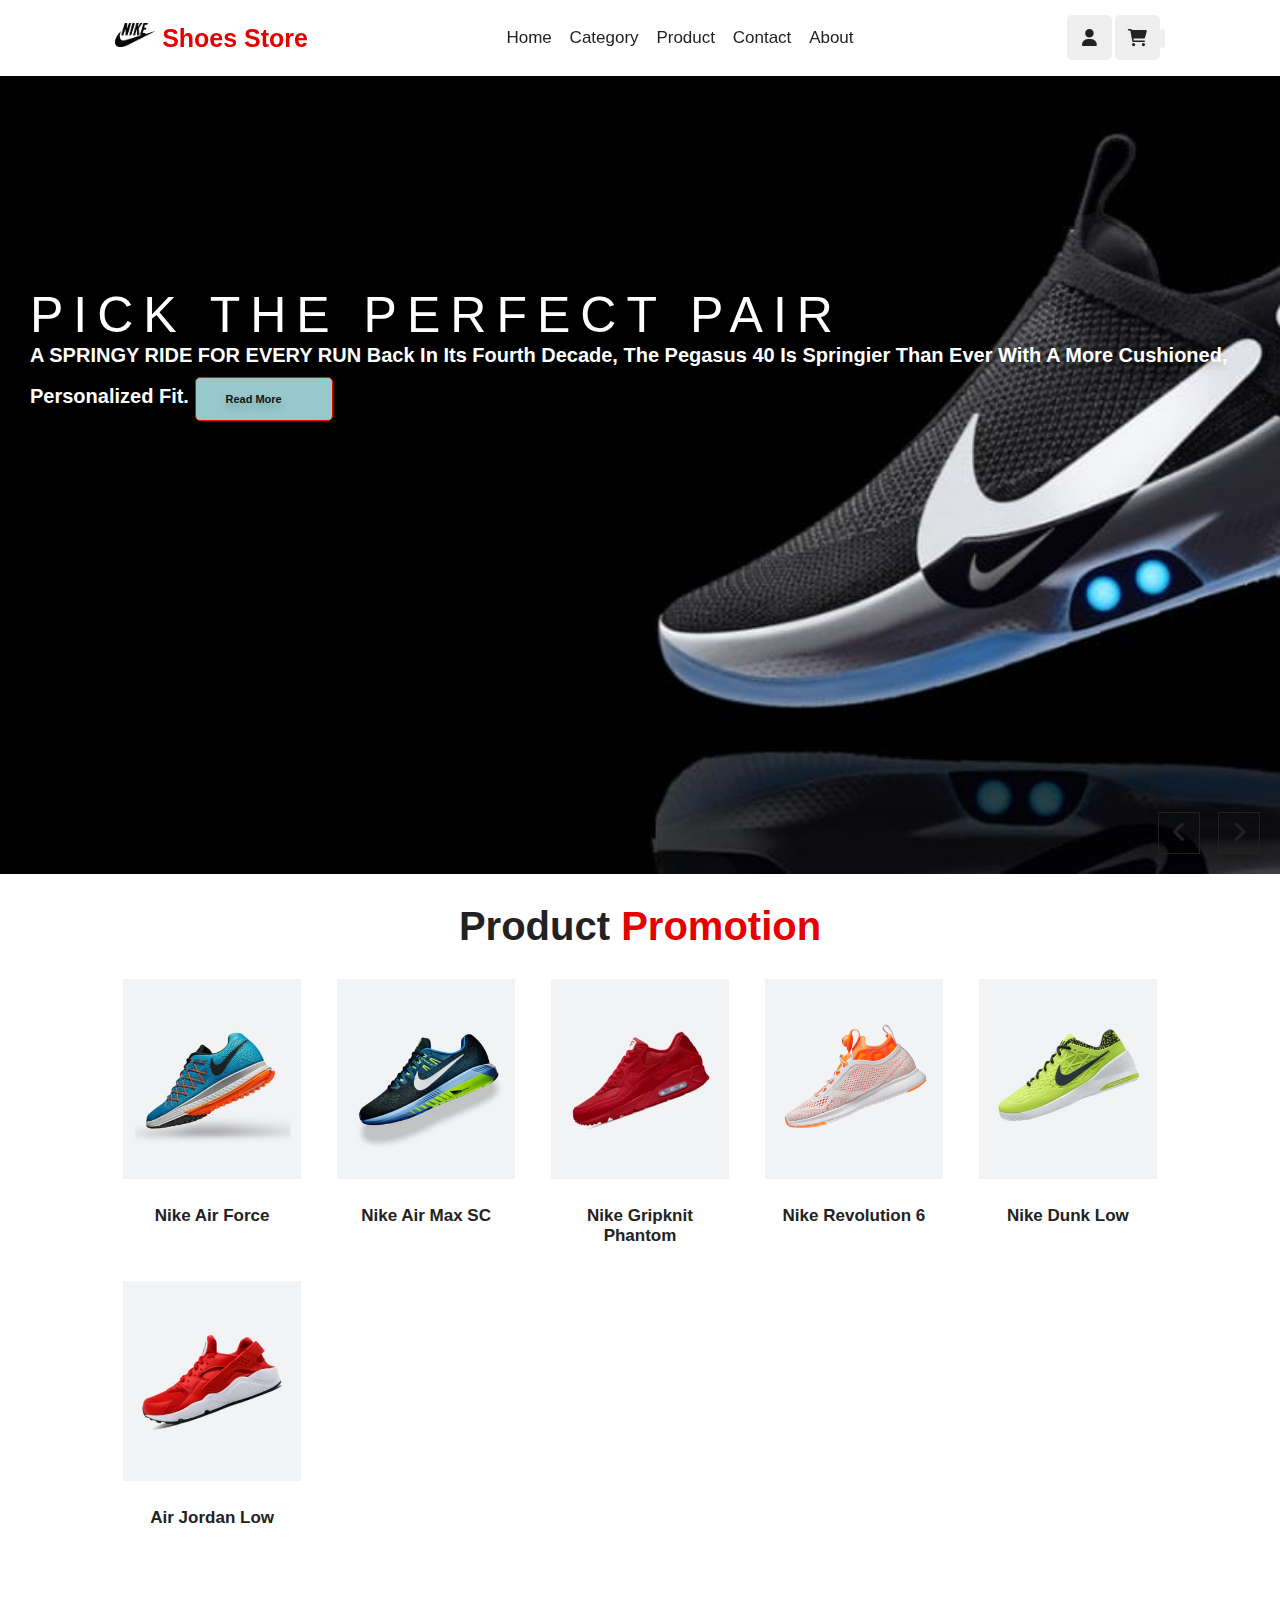
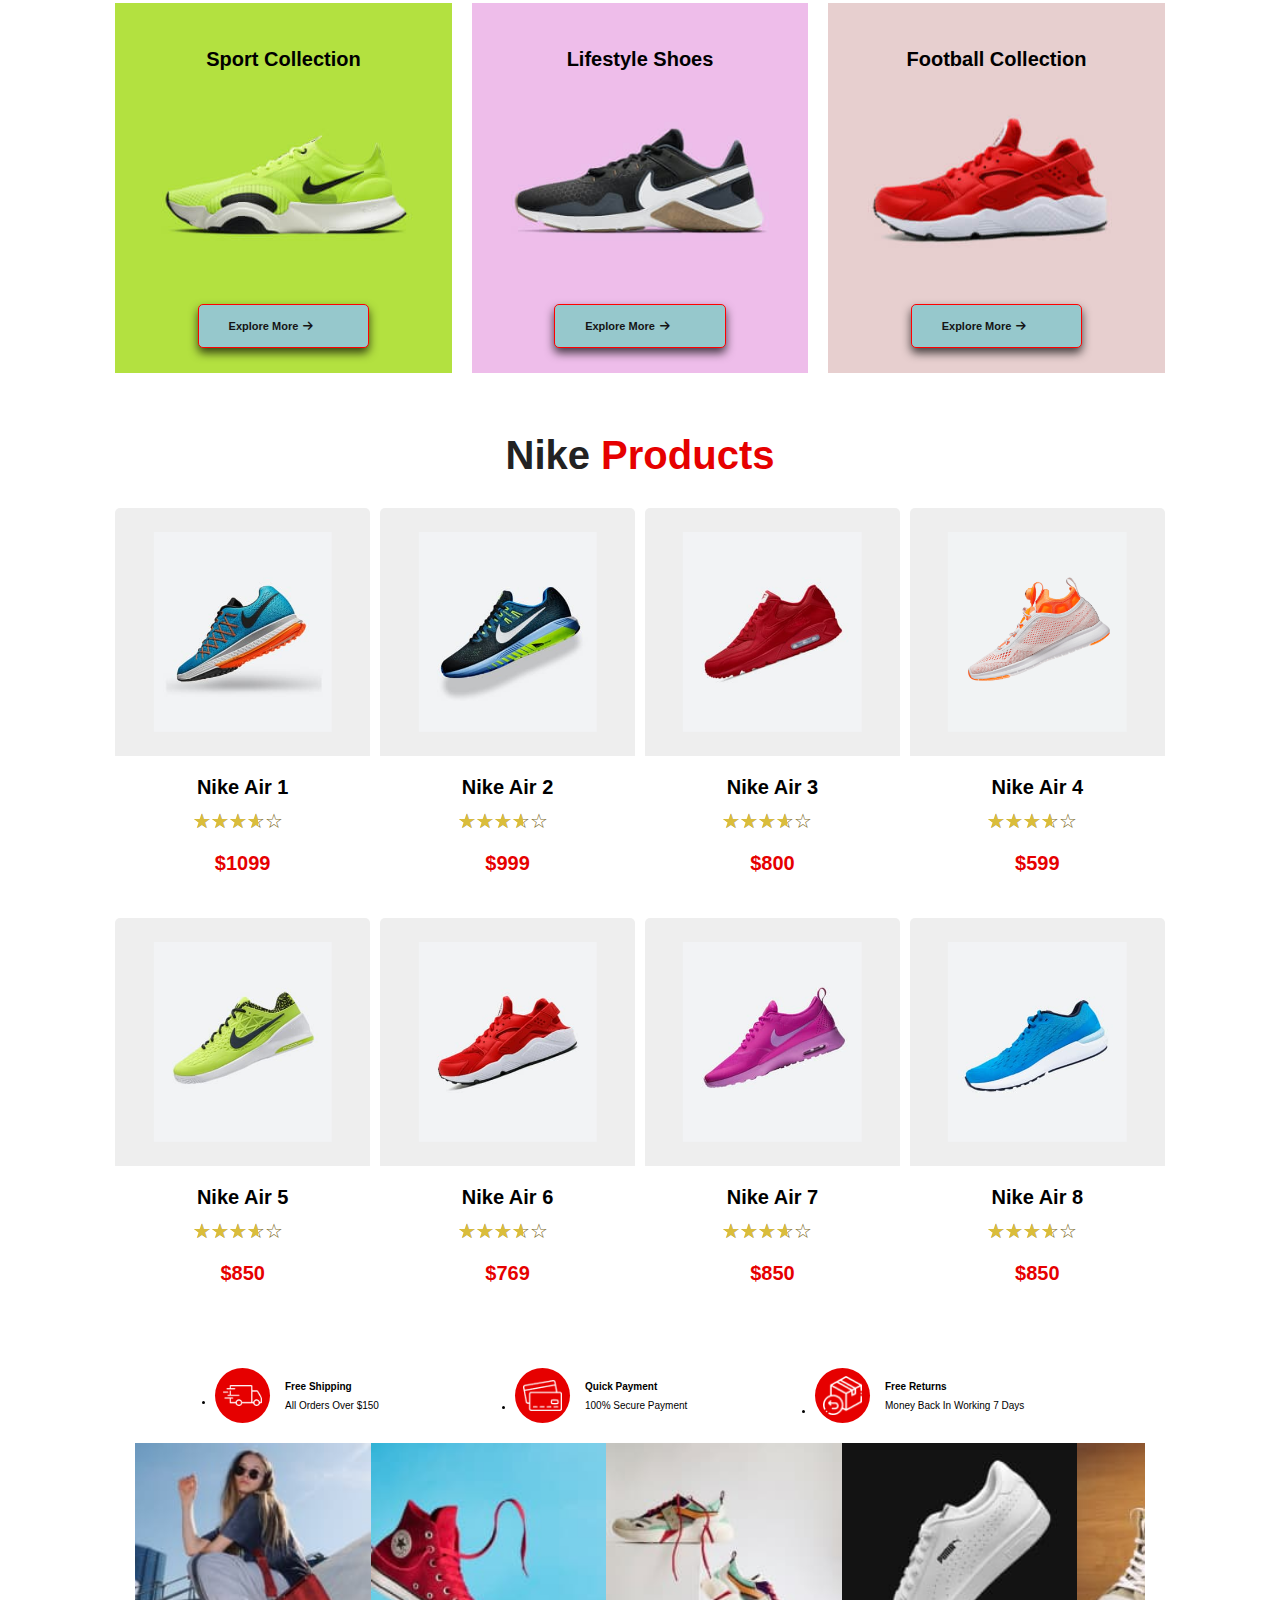
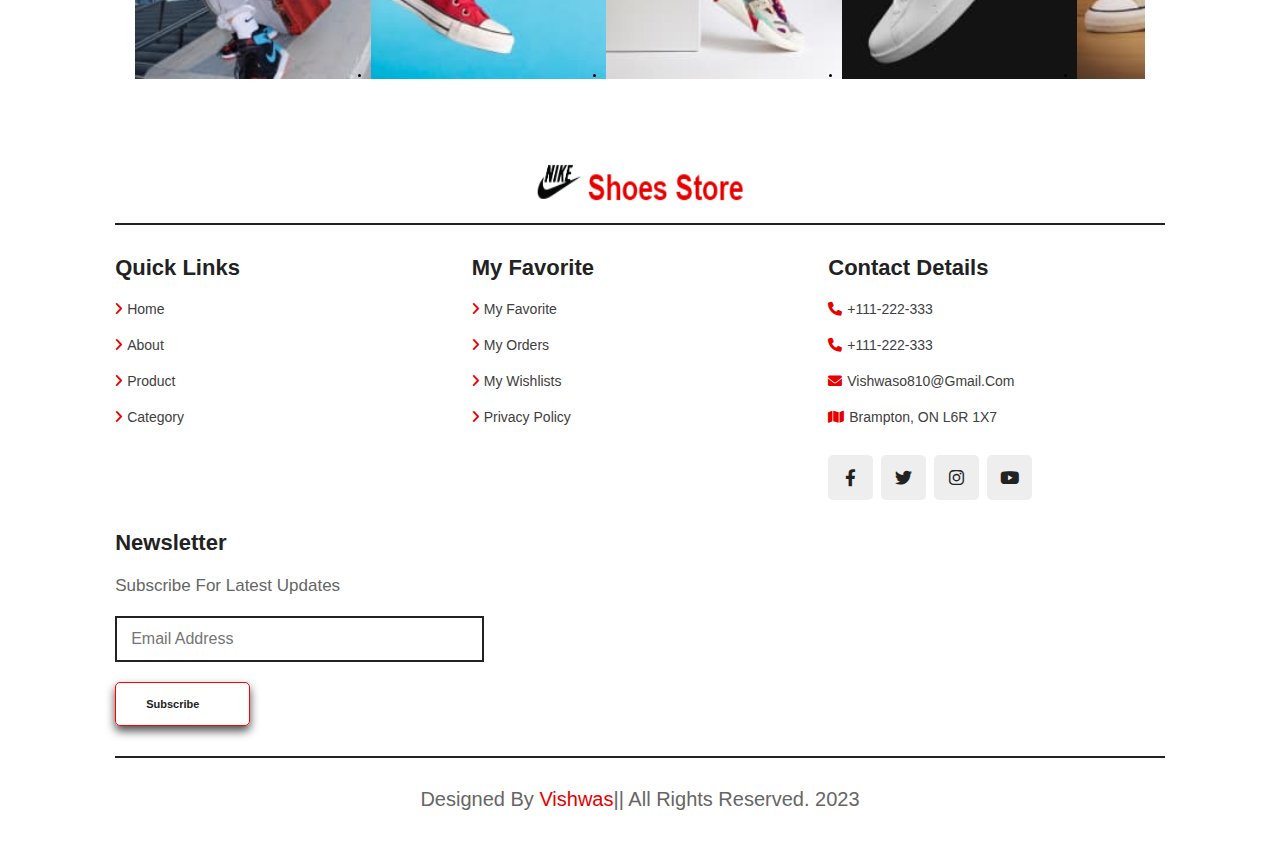
<file: index.html>
<!DOCTYPE html>
<html lang="en">

<head>
    <meta charset="UTF-8">
    <meta http-equiv="X-UA-Compatible" content="IE=edge">
    <meta name="viewport" content="width=device-width, initial-scale=1.0">

    <link rel="shortcut icon" href="./images/logo02.png" type="image/svg+xml">

    <!-- import the CSS file in HTML -->
    <link rel="stylesheet" href="style.css">

    <!--Icon font link-->
    <link rel="stylesheet" href="https://cdnjs.cloudflare.com/ajax/libs/font-awesome/6.0.0-beta3/css/all.min.css">

    <title>Nike Shop</title>
</head>

<body>

    <!--Header Section Start -->
    <section id="header" class="header">
        <a href="#" class="logo"><img src="images/logo02.png" class="nike-logo"></img> Shoes Store</a>

        <nav class="navbar">
            <a href="#home">Home</a>
            <a href="#category">Category</a>
            <a href="#product">product</a>
            <a href="#contact">Contact</a>
            <a onClick="location.href='about.html'">About</a>

        </nav>
        <div class="icons sum-prices">
            <div id="menu-btn" class="fas fa-bars"></div>
            <a onClick="location.href='../components/login.html'" class="fas fa-user"></a>

            <a class="fas fa-shopping-cart shoppingCartButton"></a>
            <a id="sum-prices"></a>

        </div>

        <!-- productonCart-->
        <div class="producstOnCart hide">
            <div class="overlay"></div>
            <div class="top">
                <button id="closeButton">
                    <i class="fas fa-times-circle"></i>
                </button>
                <h2>Cart</h2>
            </div>
            <ul id="buyItems">
                <h4 class="empty">Your shopping cart is empty</h4>

            </ul>
            <!-- <button class="btn checkout hidden">Check out</button> -->
            <input type=button onClick="location.href='../components/payment.html'" class="btn checkout hidden"
                value='click here'>
        </div>

    </section>
    <!-- header section ends -->

    <!-- Home section starts -->
    <section class="home" id="home">
        <!-- 1-->
        <div class="slide active"
            style="background: url(./images/herobg5.jpg) no-repeat; background-size: cover; background-position: center;">
            <div class="content">
                <span>Pick the perfect pair</span>
                <h3>A SPRINGY RIDE FOR EVERY RUN Back in its fourth decade, the Pegasus 40 is springier than ever with a more cushioned, personalized fit.<us/h3>
                <a href="#" class="btn">read more</a>
            </div>
        </div>
        <!-- 2-->
        <div class="slide"
            style="background: url(./images/herobg2.jpg) no-repeat; background-size: cover; background-position: center;">
            <div class="content">
                <span>Exclusive Sport Shoes</span>
                <h3>TATUM 1 'ST. LOUIS" Jayson Tatum is repping his hometown with style as he rises in the game. </h3>
                <a href="#" class="btn">read more</a>
            </div>
        </div>
        <!-- 3-->
        <div class="slide"
            style="background: url(./images/herobg3.jpg) no-repeat; background-size: cover; background-position: center;">
            <div class="content">
                <span>Smart & Sporty</span>
                <h3>ON COURT. FAST Putting on these go-to basketball shoes just got easier. </h3>
                <a href="#" class="btn">read more</a>
            </div>
        </div>

        <div id="next-slide" onclick="next()" class="fas fa-angle-right"></div>
        <div id="prev-slide" onclick="prev()" class="fas fa-angle-left"></div>

    </section>

    <!--caregory section start-->
    <section class="category" id="category">
        <h1 class="heading">Product<span> Promotion</span></h1>
        <div class="box-container">
            <a href="#" class="box">
                <img src="./images/product-1.jpg">
                <h3>Nike Air Force</h3>
            </a>
            <a href="#" class="box">
                <img src="./images/product-2.jpg">
                <h3>Nike Air Max SC</h3>
            </a>
            <a href="#" class="box">
                <img src="./images/product-3.jpg">
                <h3>Nike Gripknit Phantom</h3>
            </a>
            <a href="#" class="box">
                <img src="./images/product-4.jpg">
                <h3>Nike Revolution 6</h3>
            </a>
            <a href="#" class="box">
                <img src="./images/product-5.jpg">
                <h3>Nike Dunk Low</h3>
            </a>
            <a href="#" class="box">
                <img src="./images/product-6.jpg">
                <h3>Air Jordan Low</h3>
            </a>
        </div>
    </section>
    <!-- category section end -->

    <!-- pramotion section start-->
    <section class="pramotion" id="pramotion">
        <div class="box-container">
            <div class="collection-card" style="background-image:url(./images/collection-1.jpg)">
                <h1>Sport Collection</h1>
                <a href="#" class="btn">Explore More<i class="fas fa-arrow-right"></i></a>
            </div>
            <div class="collection-card" style="background-image:url(./images/collection-2.jpg)">
                <h1>Lifestyle Shoes</h1>
                <a href="#" class="btn">Explore More<i class="fas fa-arrow-right"></i></a>
            </div>
            <div class="collection-card" style="background-image:url(./images/collection-3.jpg)">
                <h1>Football Collection</h1>
                <a href="#" class="btn">Explore More<i class="fas fa-arrow-right"></i></a>
            </div>

        </div>
    </section>
    <!-- pramotion section ends-->

    <!-- product section starts-->
    <section id="product">
        <div class="pop-Shoes">
            <h1 class="heading">Nike<span> Products</span></h1>
            <div class="pop-Shoes-2">
                <ul class="products">
                    <li class="product">
                        <div class="product-under">
                            <figure class="product-image">
                                <img src="images/product-1.jpg" alt="popular Shoes" />
                                <div class="product-over">
                                    <button class="btn btn-small addToCart" data-product-id="5">
                                        <i class="fas fa-cart-plus"></i>Add to cart
                                    </button>
                                    <a href="detail_page.html" class="btn btn-small">More Info</a>
                                </div>
                            </figure>
                            <div class="product-summary">
                                <h4 class="productName">Nike Air 1</h4>
                                <span class="stars"></span>
                                <h4 class="price">
                                    $<span class="priceValue">1099</span>
                                </h4>
                            </div>
                        </div>
                    </li>
                    <li class="product">
                        <div class="product-under">
                            <figure class="product-image">
                                <img src="images/product-2.jpg" alt="popular Shoes" />
                                <div class="product-over">
                                    <button class="btn btn-small addToCart" data-product-id="6">
                                        <i class="fas fa-cart-plus"></i>Add to cart
                                    </button>
                                    <a href="detail_page.html" class="btn btn-small">More Info</a>
                                </div>
                            </figure>
                            <div class="product-summary">
                                <h4 class="productName">Nike Air 2</h4>
                                <span class="stars"></span>
                                <h4 class="price">
                                    $<span class="priceValue">999</span>
                                </h4>
                            </div>
                        </div>
                    </li>
                    <li class="product">
                        <div class="product-under">
                            <figure class="product-image">
                                <img src="images/product-3.jpg" alt="popular Shoes" />
                                <div class="product-over">
                                    <button class="btn btn-small addToCart" data-product-id="7">
                                        <i class="fas fa-cart-plus"></i>Add to cart
                                    </button>
                                    <a href="detail_page.html" class="btn btn-small">More Info</a>
                                </div>
                            </figure>
                            <div class="product-summary">
                                <h4 class="productName">Nike Air 3</h4>
                                <span class="stars"></span>
                                <h4 class="price">
                                    $<span class="priceValue">800</span>
                                </h4>
                            </div>
                        </div>
                    </li>
                    <li class="product">
                        <div class="product-under">
                            <figure class="product-image">
                                <img src="images/product-4.jpg" alt="popular Shoes" />
                                <div class="product-over">
                                    <button class="btn btn-small addToCart" data-product-id="8">
                                        <i class="fas fa-cart-plus"></i>Add to cart
                                    </button>
                                    <a href="detail_page.html" class="btn btn-small">More Info</a>
                                </div>
                            </figure>
                            <div class="product-summary">
                                <h4 class="productName">Nike Air 4</h4>
                                <span class="stars"></span>
                                <h4 class="price">
                                    $<span class="priceValue">599</span>
                                </h4>
                            </div>
                        </div>
                    </li>
                    <li class="product">
                        <div class="product-under">
                            <figure class="product-image">
                                <img src="images/product-5.jpg" alt="popular Shoes" />
                                <div class="product-over">
                                    <button class="btn btn-small addToCart" data-product-id="9">
                                        <i class="fas fa-cart-plus"></i>Add to cart
                                    </button>
                                    <a href="detail_page.html" class="btn btn-small">More Info</a>
                                </div>
                            </figure>
                            <div class="product-summary">
                                <h4 class="productName">Nike Air 5</h4>
                                <span class="stars"></span>
                                <h4 class="price">
                                    $<span class="priceValue">850</span>
                                </h4>
                            </div>
                        </div>
                    </li>
                    <li class="product">
                        <div class="product-under">
                            <figure class="product-image">
                                <img src="images/product-6.jpg" alt="popular Shoes" />
                                <div class="product-over">
                                    <button class="btn btn-small addToCart" data-product-id="10">
                                        <i class="fas fa-cart-plus"></i>Add to cart
                                    </button>
                                    <a href="detail_page.html" class="btn btn-small">More Info</a>
                                </div>
                            </figure>
                            <div class="product-summary">
                                <h4 class="productName">Nike Air 6</h4>
                                <span class="stars"></span>
                                <h4 class="price">
                                    $<span class="priceValue">769</span>
                                </h4>
                            </div>
                        </div>
                    </li>
                    <li class="product">
                        <div class="product-under">
                            <figure class="product-image">
                                <img src="images/product-7.jpg" alt="popular Shoes" />
                                <div class="product-over">
                                    <button class="btn btn-small addToCart" data-product-id="9">
                                        <i class="fas fa-cart-plus"></i>Add to cart
                                    </button>
                                    <a href="detail_page.html" class="btn btn-small">More Info</a>
                                </div>
                            </figure>
                            <div class="product-summary">
                                <h4 class="productName">Nike Air 7</h4>
                                <span class="stars"></span>
                                <h4 class="price">
                                    $<span class="priceValue">850</span>
                                </h4>
                            </div>
                        </div>
                    </li>
                    <li class="product">
                        <div class="product-under">
                            <figure class="product-image">
                                <img src="images/product-8.jpg" alt="popular Shoes" />
                                <div class="product-over">
                                    <button class="btn btn-small addToCart" data-product-id="9">
                                        <i class="fas fa-cart-plus"></i>Add to cart
                                    </button>
                                    <a href="detail_page.html" class="btn btn-small">More Info</a>
                                </div>
                            </figure>
                            <div class="product-summary">
                                <h4 class="productName">Nike Air 8</h4>
                                <span class="stars"></span>
                                <h4 class="price">
                                    $<span class="priceValue">850</span>
                                </h4>
                            </div>
                        </div>
                    </li>
                </ul>
            </div>
        </div>
    </section>

    <!--product section ends-->


    <!-- Services section starts-->
    <section class="section services">
        <div class="container">
            <ul class="service-list">

                <li class="services-item">
                    <div class="service-card">

                        <div class="card-icon">
                            <img src="./images/service-1.png" alt="Service icon" width="53" height="28" loading="lazy">

                        </div>

                        <div>
                            <h3 class="h4 card-title">Free Shipping</h3>
                            <p class="card-text">All orders over <span>$150</span></p>
                        </div>

                    </div>
                </li>
                <li class="services-item">
                    <div class="service-card">

                        <div class="card-icon">
                            <img src="./images/service-2.png" alt="Service icon" width="53" height="28" loading="lazy">

                        </div>

                        <div>
                            <h3 class="h4 card-title">Quick Payment</h3>
                            <p class="card-text">100% secure payment</p>
                        </div>

                    </div>
                </li>
                <li class="services-item">
                    <div class="service-card">

                        <div class="card-icon">
                            <img src="./images/service-3.png" alt="Service icon" width="53" height="28" loading="lazy">

                        </div>

                        <div>
                            <h3 class="h4 card-title">Free Returns</h3>
                            <p class="card-text">Money back in working 7 days</p>
                        </div>

                    </div>
                </li>

            </ul>

        </div>

    </section>
    <!--Service section ends-->

    <!--Post section starts-->
    <section class="section insta-post">
        <ul class="insta-post-list has-scrollbar">

            <li class="insta-post-item">
                <img src="./images/insta-1.jpg" class="insta-post-banner image-contain" alt="" width="100" height="100"
                    loading="lazy">
                <a href="#" class="insta-post-link">
                    <ion-icon name="logo-instagram"></ion-icon>
                </a>
            </li>
            <li class="insta-post-item">
                <img src="./images/insta-2.jpg" class="insta-post-banner image-contain" alt="" width="100" height="100"
                    loading="lazy">
                <a href="#" class="insta-post-link">
                    <ion-icon name="logo-instagram"></ion-icon>
                </a>
            </li>
            <li class="insta-post-item">
                <img src="./images/insta-3.jpg" class="insta-post-banner image-contain" alt="" width="100" height="100"
                    loading="lazy">
                <a href="#" class="insta-post-link">
                    <ion-icon name="logo-instagram"></ion-icon>
                </a>
            </li>
            <li class="insta-post-item">
                <img src="./images/insta-4.jpg" class="insta-post-banner image-contain" alt="" width="100" height="100"
                    loading="lazy">
                <a href="#" class="insta-post-link">
                    <ion-icon name="logo-instagram"></ion-icon>
                </a>
            </li>
            <li class="insta-post-item">
                <img src="./images/insta-5.jpg" class="insta-post-banner image-contain" alt="" width="100" height="100"
                    loading="lazy">
                <a href="#" class="insta-post-link">
                    <ion-icon name="logo-instagram"></ion-icon>
                </a>
            </li>
            <li class="insta-post-item">
                <img src="./images/insta-6.jpg" class="insta-post-banner image-contain" alt="" width="100" height="100"
                    loading="lazy">
                <a href="#" class="insta-post-link">
                    <ion-icon name="logo-instagram"></ion-icon>
                </a>
            </li>
            <li class="insta-post-item">
                <img src="./images/insta-7.jpg" class="insta-post-banner image-contain" alt="" width="100" height="100"
                    loading="lazy">
                <a href="#" class="insta-post-link">
                    <ion-icon name="logo-instagram"></ion-icon>
                </a>
            </li>
            <li class="insta-post-item">
                <img src="./images/insta-8.jpg" class="insta-post-banner image-contain" alt="" width="100" height="100"
                    loading="lazy">
                <a href="#" class="insta-post-link">
                    <ion-icon name="logo-instagram"></ion-icon>
                </a>
            </li>

        </ul>

    </section>
    <!--Post section ends-->

    <!--Footer section starts-->

    <section class="footer" id="contact">
        <div class="logo">
            <a href="#home">
                <img src="./images/lgo01.png" alt="logo" width="220" height="70">
            </a>
        </div>
        <div class="box-container">

            <div class="box">
                <h3>Quick Links</h3>
                <a href="#home" class="link"><i class="fas fa-angle-right"></i>Home</a>
                <a href="#about" class="link"><i class="fas fa-angle-right"></i>about</a>
                <a href="#product" class="link"><i class="fas fa-angle-right"></i>product</a>
                <a href="#category" class="link"><i class="fas fa-angle-right"></i>category</a>
            </div>

            <div class="box">
                <h3>My Favorite</h3>
                <a href="#" class="link"><i class="fas fa-angle-right"></i>My Favorite</a>
                <a href="#" class="link"><i class="fas fa-angle-right"></i>My orders</a>
                <a href="#" class="link"><i class="fas fa-angle-right"></i>My Wishlists</a>
                <a href="#" class="link"><i class="fas fa-angle-right"></i>privacy policy</a>

            </div>

            <div class="box">
                <h3>Contact Details</h3>
                <a href="#" class="link"><i class="fas fa-phone"></i>+111-222-333</a>
                <a href="#" class="link"><i class="fas fa-phone"></i>+111-222-333</a>
                <a href="#" class="link"><i class="fas fa-envelope"></i>Vishwaso810@gmail.com</a>
                <a href="#" class="link"><i class="fas fa-map"></i>Brampton, ON L6R 1X7</a>
                <div class="share">
                    <a href="" class="fab fa-facebook-f"></a>
                    <a href="" class="fab fa-twitter"></a>
                    <a href="" class="fab fa-instagram"></a>
                    <a href="" class="fab fa-youtube"></a>
                </div>
            </div>

            <div class="box">
                <h3>Newsletter</h3>
                <p>Subscribe for latest updates</p>
                <form action="">
                    <input class="email" type="email" placeholder="Email Address">
                    <input class="btn" value="Subscribe" type="submit">
                </form>
            </div>

        </div>
        <div class="credit">Designed by <span>Vishwas</span>|| all rights reserved. 2023</div>


    </section>




    <!--link of javascript file-->
    <script src="app.js"></script>
    <script src="/components/cart.js"></script>
</body>

</html>
</file>
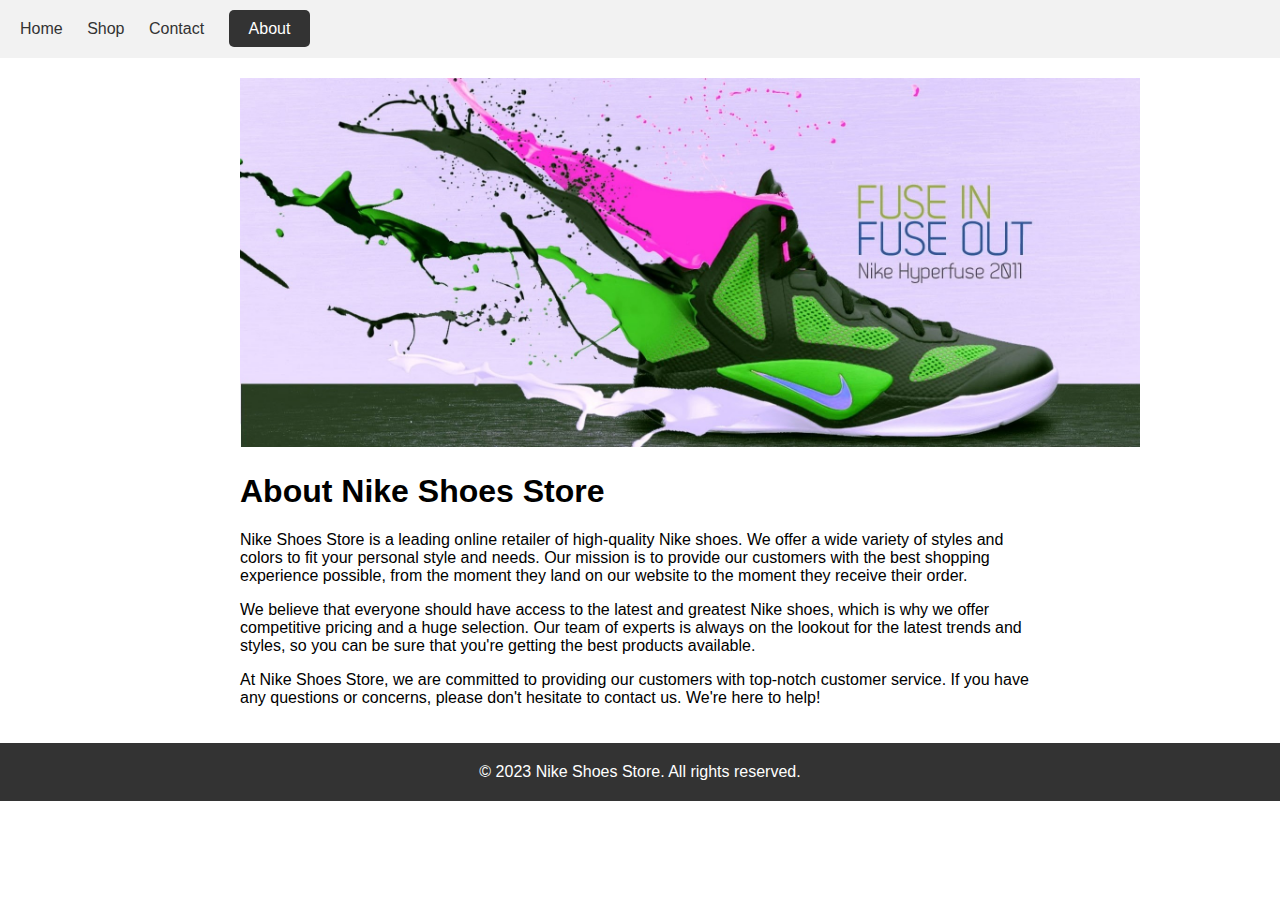
<file: about.html>
<!DOCTYPE html>
<html lang="en">

<head>
    <meta charset="UTF-8">
    <meta http-equiv="X-UA-Compatible" content="IE=edge">
    <meta name="viewport" content="width=device-width, initial-scale=1.0">
    <title>About</title>

    <link rel="stylesheet" href="about.css">
</head>

<body>

    <header>
        <nav>
            <ul>
                <li><a onClick="location.href='index.html'">Home</a></li>
                <li><a onClick="location.href='index.html'">Shop</a></li>
                <li><a onClick="location.href='index.html'">Contact</a></li>
                <li class="active"><a href="about.html">About</a></li>
            </ul>
        </nav>
    </header>

    <section class="about">
        <img src="images/herobg.jpg">
        <h1>About Nike Shoes Store</h1>
        <p>Nike Shoes Store is a leading online retailer of high-quality Nike shoes. We offer a wide variety of styles
            and
            colors to fit your personal style and needs. Our mission is to provide our customers with the best shopping
            experience possible, from the moment they land on our website to the moment they receive their order.</p>
        <p>We believe that everyone should have access to the latest and greatest Nike shoes, which is why we offer
            competitive pricing and a huge selection. Our team of experts is always on the lookout for the latest trends
            and
            styles, so you can be sure that you're getting the best products available.</p>
        <p>At Nike Shoes Store, we are committed to providing our customers with top-notch customer service. If you have
            any
            questions or concerns, please don't hesitate to contact us. We're here to help!</p>
    </section>

    <footer>
        <p>&copy; 2023 Nike Shoes Store. All rights reserved.</p>
    </footer>


</body>

</html>
</file>
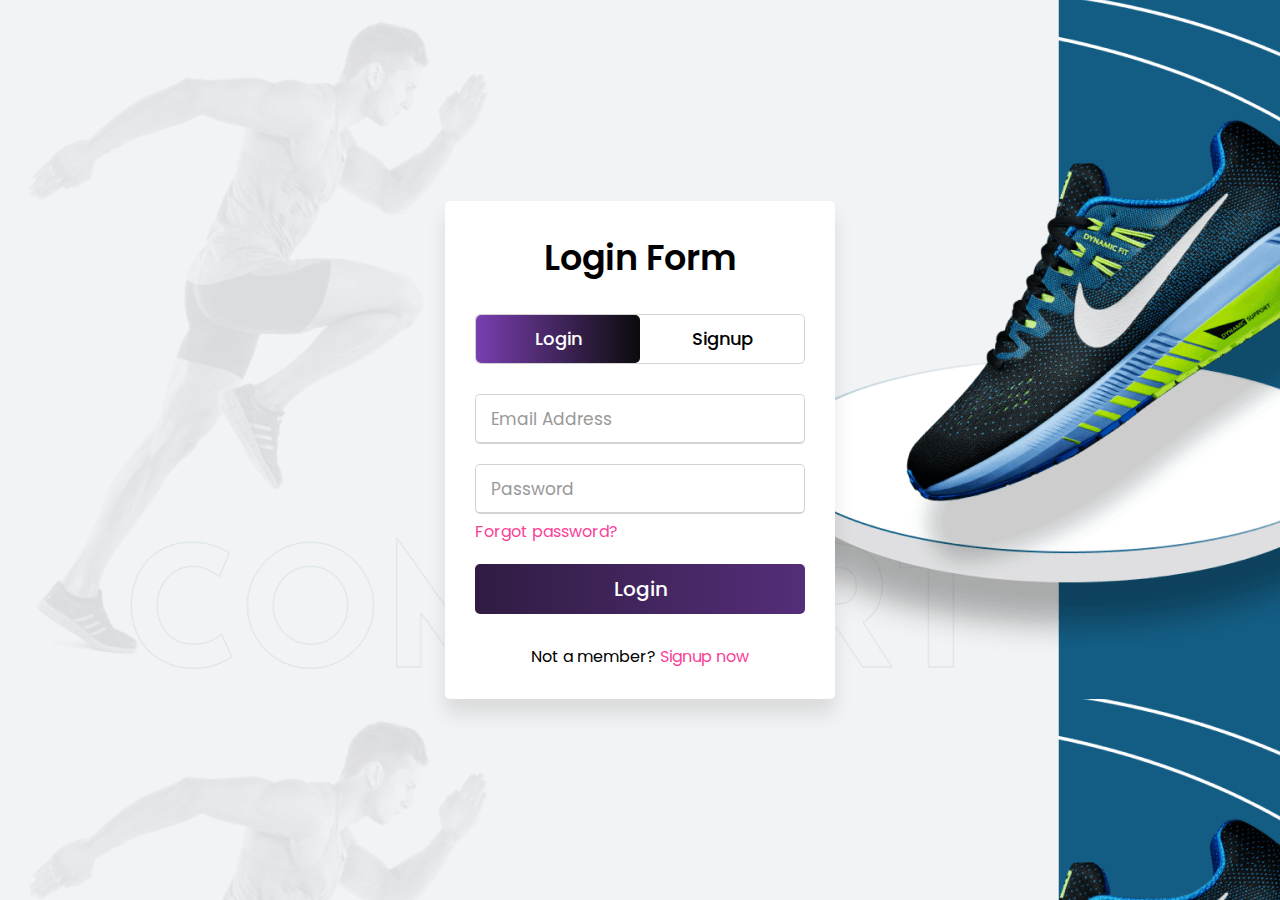
<file: components/login.html>
<!DOCTYPE html>
<!-- Created By CodingNepal -->
<html lang="en" dir="ltr">

<head>
    <meta charset="utf-8">
    <title>Login and Registration Form</title>
    <link rel="stylesheet" href="login.css">
    <meta name="viewport" content="width=device-width, initial-scale=1.0">
</head>

<body>
    <div class="wrapper">
        <div class="title-text">
            <div class="title login">
                Login Form
            </div>
            <div class="title signup">
                Signup Form
            </div>
        </div>
        <div class="form-container">
            <div class="slide-controls">
                <input type="radio" name="slide" id="login" checked>
                <input type="radio" name="slide" id="signup">
                <label for="login" class="slide login">Login</label>
                <label for="signup" class="slide signup">Signup</label>
                <div class="slider-tab"></div>
            </div>
            <div class="form-inner">
                <form action="#" class="login">
                    <div class="field">
                        <input type="text" placeholder="Email Address" required>
                    </div>
                    <div class="field">
                        <input type="password" placeholder="Password" required>
                    </div>
                    <div class="pass-link">
                        <a href="#">Forgot password?</a>
                    </div>
                    <div class="field btn">
                        <div class="btn-layer"></div>
                        <input type="submit" value="Login">
                    </div>
                    <div class="signup-link">
                        Not a member? <a href="">Signup now</a>
                    </div>
                </form>
                <form action="#" class="signup">
                    <div class="field">
                        <input type="text" placeholder="Email Address" required>
                    </div>
                    <div class="field">
                        <input type="password" placeholder="Password" required>
                    </div>
                    <div class="field">
                        <input type="password" placeholder="Confirm password" required>
                    </div>
                    <div class="field btn">
                        <div class="btn-layer"></div>
                        <input type="submit" value="Signup">
                    </div>
                </form>
            </div>
        </div>
    </div>
    <script>
        const loginText = document.querySelector(".title-text .login");
        const loginForm = document.querySelector("form.login");
        const loginBtn = document.querySelector("label.login");
        const signupBtn = document.querySelector("label.signup");
        const signupLink = document.querySelector("form .signup-link a");
        signupBtn.onclick = (() => {
            loginForm.style.marginLeft = "-50%";
            loginText.style.marginLeft = "-50%";
        });
        loginBtn.onclick = (() => {
            loginForm.style.marginLeft = "0%";
            loginText.style.marginLeft = "0%";
        });
        signupLink.onclick = (() => {
            signupBtn.click();
            return false;
        });
    </script>
</body>

</html>
</file>
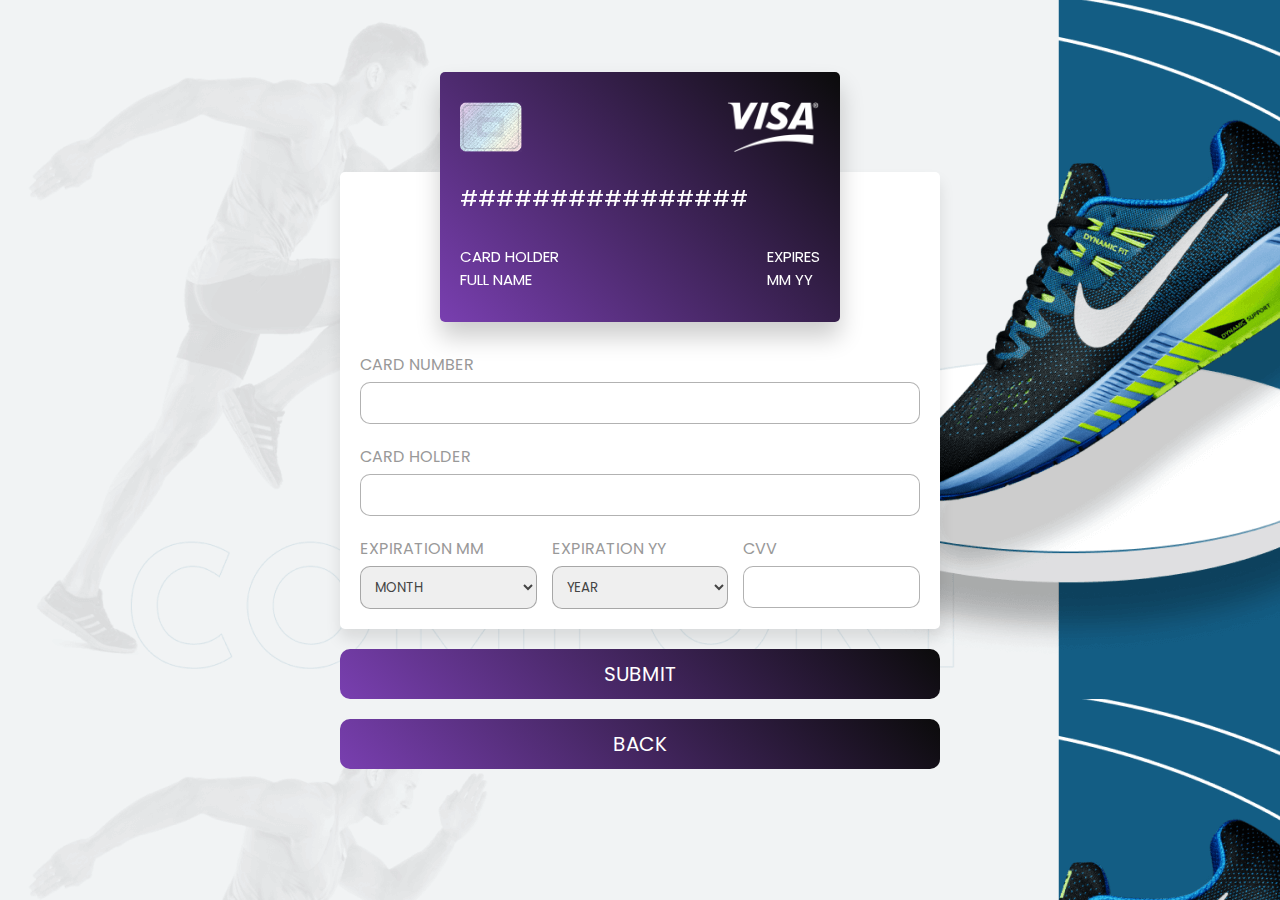
<file: components/payment.html>
<!DOCTYPE html>
<html lang="en">

<head>
    <meta charset="UTF-8">
    <meta http-equiv="X-UA-Compatible" content="IE=edge">
    <meta name="viewport" content="width=device-width, initial-scale=1.0">
    <title>Payment Gateway</title>
    <!-- custom css file link  -->
    <link rel="stylesheet" href="./payment-style.css">

</head>

<body>

    <div class="container">
        <div class="card-container">
            <div class="front">
                <div class="image">
                    <img src="../images/chip.png" alt="">
                    <img src="../images/visa.png" alt="">
                </div>
                <div class="card-number-box">################</div>
                <div class="flexbox">
                    <div class="box">
                        <span>card holder</span>
                        <div class="card-holder-name">full name</div>
                    </div>
                    <div class="box">
                        <span>expires</span>
                        <div class="expiration">
                            <span class="exp-month">mm</span>
                            <span class="exp-year">yy</span>
                        </div>
                    </div>
                </div>
            </div>

            <div class="back">
                <div class="stripe"></div>
                <div class="box">
                    <span>cvv</span>
                    <div class="cvv-box"></div>
                    <img src="../images/visa.png" alt="">
                </div>
            </div>

        </div>

        <form action="">
            <div class="inputBox">
                <span>card number</span>
                <input type="text" maxlength="16" class="card-number-input">
            </div>
            <div class="inputBox">
                <span>card holder</span>
                <input type="text" class="card-holder-input">
            </div>
            <div class="flexbox">
                <div class="inputBox">
                    <span>expiration mm</span>
                    <select name="" id="" class="month-input">
                        <option value="month" selected disabled>month</option>
                        <option value="01">01</option>
                        <option value="02">02</option>
                        <option value="03">03</option>
                        <option value="04">04</option>
                        <option value="05">05</option>
                        <option value="06">06</option>
                        <option value="07">07</option>
                        <option value="08">08</option>
                        <option value="09">09</option>
                        <option value="10">10</option>
                        <option value="11">11</option>
                        <option value="12">12</option>
                    </select>
                </div>
                <div class="inputBox">
                    <span>expiration yy</span>
                    <select name="" id="" class="year-input">
                        <option value="year" selected disabled>year</option>
                        <option value="2021">2021</option>
                        <option value="2022">2022</option>
                        <option value="2023">2023</option>
                        <option value="2024">2024</option>
                        <option value="2025">2025</option>
                        <option value="2026">2026</option>
                        <option value="2027">2027</option>
                        <option value="2028">2028</option>
                        <option value="2029">2029</option>
                        <option value="2030">2030</option>
                    </select>
                </div>
                <div class="inputBox">
                    <span>cvv</span>
                    <input type="text" maxlength="4" class="cvv-input">
                </div>
            </div>

        </form>
        <input type="submit" value="submit" class="submit-btn trigger">
        <input type="submit" onClick="location.href='../index.html'" value="Back" class="submit-btn trigger">

        <div class="modal">
            <div class="modal-content">
                <span class="close-button">x</span>
                <h1>Payment Successful !</h1>
            </div>
        </div>


    </div>






    <script>
        /* Script for payment */
        document.querySelector('.card-number-input').oninput = () => {
            document.querySelector('.card-number-box').innerText = document.querySelector('.card-number-input').value;
        }

        document.querySelector('.card-holder-input').oninput = () => {
            document.querySelector('.card-holder-name').innerText = document.querySelector('.card-holder-input').value;
        }

        document.querySelector('.month-input').oninput = () => {
            document.querySelector('.exp-month').innerText = document.querySelector('.month-input').value;
        }

        document.querySelector('.year-input').oninput = () => {
            document.querySelector('.exp-year').innerText = document.querySelector('.year-input').value;
        }

        document.querySelector('.cvv-input').onmouseenter = () => {
            document.querySelector('.front').style.transform = 'perspective(1000px) rotateY(-180deg)';
            document.querySelector('.back').style.transform = 'perspective(1000px) rotateY(0deg)';
        }

        document.querySelector('.cvv-input').onmouseleave = () => {
            document.querySelector('.front').style.transform = 'perspective(1000px) rotateY(0deg)';
            document.querySelector('.back').style.transform = 'perspective(1000px) rotateY(180deg)';
        }

        document.querySelector('.cvv-input').oninput = () => {
            document.querySelector('.cvv-box').innerText = document.querySelector('.cvv-input').value;
        }

        /* popup */
        const modal = document.querySelector(".modal");
        const trigger = document.querySelector(".trigger");
        const closeButton = document.querySelector(".close-button");

        function toggleModal() {
            modal.classList.toggle("show-modal");
        }

        function windowOnClick(event) {
            if (event.target === modal) {
                toggleModal();
            }
        }

        trigger.addEventListener("click", toggleModal);
        closeButton.addEventListener("click", toggleModal);
        window.addEventListener("click", windowOnClick);

    </script>







</body>

</html>
</file>
<file: style.css>
*{
    font-family: 'Roboto',sans-serif;
    margin: 0;
    padding: 0;
    text-decoration: none;
    outline: none;
    border: none;
    text-transform: capitalize;
    transition: all 0.2s linear;
}

html{
    font-size: 62.5%;
    overflow-x: hidden;
    scroll-behavior: smooth;
    scroll-padding-top: 7rem;
}
html::-webkit-scrollbar-track{
    background:transparent;
}
html::-webkit-scrollbar{
    width:1rem;

}
html::-webkit-scrollbar-thumb{
    background:#474646;
}

section{
    padding:3rem 9%;
}

.heading{
    text-align:center;
    color: #222;
    margin-bottom: 3rem;
    font-size: 4rem;
}

/* keyframe */
@keyframes fadeIn {
    0%{
        opacity: 0;
        transform: translateY(-4rem) scale(0.4);
    }
}


/* header section */
.header{
    position:sticky;
    top: 0;
    left: 0;
    right: 0;
    z-index: 1000;
    box-shadow: 0 0.5rem 1rem rgba(0, 0, 0, 0.1);
    background: #fff;
    display: flex;
    align-items: center;
    justify-content: space-between;
    padding: 1.5rem 9%;
}
.nike-logo{
    width:40px;
}
.header .logo{
    font-size: 2.5rem;
    color:#e60000;
    font-weight: bolder;
}
.header .logo i{
    color: #e60000;
}

.header .navbar a{
    margin: 0 1.5rem 0 0;
    font-size: 1.7rem;
    color: #222;
    
}
.header .navbar a:hover{
    color: #e60000;
    transform: scale(1.5);
}

.header .icons div,
.header .icons a{
    height: 4.5rem;
    width: 4.5rem;
    line-height: 4.5rem;
    border-radius:.5rem;
    background:#eee;
    font-size: 1.7rem;
    color: #222;
    text-align: center;
    cursor: pointer;
}

.header .icons a:hover,
.header .icons div:hover{
    background: #e60000;
    color: #fff;
}
.header #menu-btn{
    display: none;
}

/*Shopping-cart */
.shopping-cart {
    margin-left: 10px;
    font-size: 1.4rem;
}

.shopping-cart .sum-prices {
    display: flex;
    flex-direction: row;
    justify-content: center;
    align-items: center;
}

#sum-prices {
    padding-left: 5px;
}

.sum-prices h6 {
    font-size: 0.9rem;
}

.shoppingCartButton {
    cursor: pointer;
}

.shoppingCartButton:hover,
.account:hover * {
    background: #e60000;
    color: #fff;
}

.producstOnCart {
    -ms-overflow-style: none;
    scrollbar-width: none;
    overflow: hidden;
    overflow-y: scroll;
    scroll-behavior: smooth;
    overscroll-behavior: contain;
    background-color: #202020;
    width: 300px;
    height: 500px;
    color: #f0f0f0;
    z-index: 15;
    position: fixed;
    top: 20px;
    right: 0;
    text-align: center;
    animation: fade 1s;
}

.producstOnCart::-webkit-scrollbar {
    display: none;
}

@keyframes fade {
    0% {
        transform: translateX(100%);
    }
    100% {
        transform: none;
    }
}

.producstOnCart::-webkit-scrollbar {
    width: 0;
    background: transparent;
}

.hide {
    display: none;
    visibility: none;
}

.producstOnCart ul {
    text-align: left;
    display: flex;
    flex-direction: column;
    justify-content: center;
    align-items: center;
}

.producstOnCart .buyItem {
    border-bottom: #aaa 1px solid;
    width: 90%;
    padding: 10px 0;
    display: flex;
}

.producstOnCart img {
    width: 90px;
}

.producstOnCart .top {
    display: flex;
    background-color: #45c78a;
    text-align: center;
    padding: 10px 0;
    position: sticky;
    top: 0;
    width: 100%;
}

.top button {
    background: transparent;
    border: none;
    font-size: 1.5rem;
    margin-left: 10px;
    color: #f53c1c;
    cursor: pointer;
}

.top button:hover {
    color: #e40505;
}

.top h2 {
    position: absolute;
    left: 50%;
    top: 50%;
    transform: translate(-50%, -50%);
    margin: 0 auto;
}

.producstOnCart > .checkout {
    font-size: 0.9rem;
    margin: 20px auto;
    border: none;
    background-color: #297075;
    padding: 10px 20px;
    color: #eee;
    cursor: pointer;
}

.overlay {
    overflow: hidden;
    display: inline-block;
    content: "";
    position: fixed;
    left: 0;
    top: 0;
    width: 100vw;
    height: 100vh;
    z-index: -1;
    background: rgba(0, 0, 0, 0.5);
}

.stopScrolling {
    height: 100vh;
    overflow: hidden;
}

.buyItem h3 {
    margin-bottom: 10px;
}

.buyItem button {
    background: transparent;
    color: #fff;
    cursor: pointer;
    font-weight: 900;
    font-size: 1.2rem;
    padding: 0 6px;
    border: none;
}

.buyItem button:active {
    color: #96c8cc;
}

.buyItem > div {
    padding: 0 20px;
}

.producstOnCart .empty {
    justify-self: center;
    margin: 150px auto;
}

.price {
    color: #dd3333;
    text-align: center;
    padding: 5px;
    font-size: 1rem;
}




/* home */
.home{
    position: relative;
    padding: 0;
}
.home .slide{
    padding:3rem;
    display: flex;
    min-height: 82vh;
    display: none;
}
.home .slide.active {
    display: flex;
}

.home .slide .content{
    margin: 60;
    text-align: left;
    padding-top: 18rem;
}

.home .slide .content span{
    color: #fff;
    display: block;
    font-size: 5rem;
    text-shadow: 0 0.5rem 1rem rgba(0, 0, 0, 0.7);
    animation: fadeIn .2s linear backwards;
    text-transform: uppercase;
    letter-spacing: 1rem;
}
.home .slide .content span:hover{
    color:#e60000;
}
.home .slide .content h3{
    font-size:2rem;
    color: #fff;
    text-shadow:0 0.5rem 1rem rgba(0, 0, 0, 0.2);
    animation: fadeIn .2s linear backwards .4s;
}

.home .slide .content .btn{
    animation: fadeIn .2s linear backwards .6s;
}

.home #next-slide,
.home #prev-slide{
    height:4rem;
    width:4rem;
    line-height: 3.8rem;
    font-size: 2.5rem;
    color:#222;
    border:0.1rem solid #222;
    box-shadow: 0 0.5rem 1rem rgba(0, 0, 0, 0.2);
    cursor: pointer;
    position: absolute;
    bottom: 2rem;
    right: 2rem;
    text-align: center;
}
.home #next-slide:hover,
.home #prev-slide:hover{
    background: #e60000;
    color: #fff;

}
.home #prev-slide{
    right: 8rem;
}


/*btn */
.btn{
    display: inline-block;
    margin-top: 1rem;
    padding: 1rem 3rem;
    color: white;
    font-size: 1.2rem;
    box-shadow: 0 .5rem 1rem rgba(0,0,0,0.7);
    cursor: pointer;
    border: red solid 1px;
}
.btn:hover{
    letter-spacing: .1rem;
    background:#e60000;
    color: #fff;
}
span{
    color: #e60000;
}


/* category */
.category h3{
    text-align: center;
    font-size:2.5rem;
    margin: 1.5rem;
    color: #e60000;
}

.category .box-container,.pramotion .box-container{
    display: grid;
    grid-template-columns: repeat(auto-fit, minmax(16rem,1fr));
    gap:2rem;
}
.category .box-container .box{
    text-align: center;
}
.category .box-container .box h3{
    font-size:1.7rem;
    color: #222;
    font-weight: bolder;
}


.category .box-container .box:hover h3{
    color: #e60000;
}
.category .box-container .box img{
    height:20rem;
    margin-bottom: 1rem;
}
.category .box-container .box img:hover{
    transform: scale(1.2);
}

/* Pramotion */
.collection-card{
    background-repeat: no-repeat;
    background-size:cover;
    background-position: center;
    height: 300px;
    display: flex;
    flex-direction: column;
    justify-content:space-between;
    align-items: center;
    padding-block: 45px 25px;
}


/** Product **/
.product-container {
    max-width: 1600px;
    margin: auto;
    width: 88vw;
    position: relative;
}
.main-section h3 {
    font-size: 1.3rem;
    padding: 50px;
}

.products {
    display: grid;
    grid-template-columns: repeat(4, 1fr);
    grid-gap: 10px;
}

.product {
    position: relative;
    text-align: center;
    height: 400px;
    border-radius: 5px;
    overflow: hidden;
}

.product-under {
    width: 100%;
    height: 100%;
}

.product-over {
    z-index: 10;
    position: absolute;
    left: 0;
    top: 0;
    width: 100%;
    height: 100%;
    display: none;
    justify-content: center;
    align-items: center;
    animation-name: show_top;
    animation-duration: 1s;
    backdrop-filter: blur(5px);
}
@keyframes show_top {
    from {
        opacity: 0;
    }
    to {
        opacity: 1;
    }
}

.product-image:hover .product-over {
    display: flex;
    flex-direction: column;
}

.product-image {
    position: relative;
    height: 62%;
    background-color: #eee;
}

.product-image img {
    position: absolute;
    left: 50%;
    top: 50%;
    transform: translate(-50%, -50%);
    width: 70%;
}

.product-summary {
    font-size: 2rem;
    position: relative;
    padding: 10px 5px;
    height: 38%;
    
}
.productName {
    margin: 10px 0 10px 0;
}

.product-summary > .price {
    font-size: 2rem;
    font-weight: bolder;
    color: #e60000;
    position: relative;
}

.stars {
    position: relative;
    width: 90px;
    height: 28px;
    display: block;
    margin: auto;
    align-items: center;
    padding: 5px;
}

.stars::after {
    content: "\2605 \2605 \2605 \2605 \2605";
    position: absolute;
    left: 0;
    top: 0;
    width: 65%;
    display: block;
    font-size: 2rem;
    color: #dabd3b;
    overflow: hidden;
}

.stars::before {
    content: "\2606 \2606 \2606 \2606 \2606";
    position: absolute;
    left: 0;
    top: 0;
    font-size: 2rem;
    color: #7e6c1f;
}
/*product ends */


/* Buttons style */
.btn {
    background-color: #96c8cc;
    padding: 15px 50px 15px 30px;
    color: #141414;
    font-weight: bold;
    border-radius: 5px;
    text-align: center;
    font-size: 1.1rem;
    position: relative;
}

.btn:active {
    box-shadow: none;
}

.btn > .fa-angle-right {
    font-size: 1.5rem;
    position: absolute;
    right: 30px;
    top: 50%;
    transform: translateY(-50%);
    transition: right 0.5s;
}

.btn:hover .fa-angle-right {
    font-size: 1.5rem;
    position: absolute;
    right: 20px;
}

.btn i {
    margin: 0 5px;
}

.pop-mobiles {
    display: flex;
    flex-direction: column;
    align-items: center;
    justify-content: center;
    position: relative;
}

.pop-mobiles-1 {
    background: linear-gradient(to top, #ebebeb, #fff);
    overflow: hidden;
    width: 100%;
    height: 600px;
    margin-bottom: 30px;
    position: relative;
    padding: 0;
}

.pop-mobiles-1 > figure {
    position: absolute;
    left: 0;
    bottom: 0;
    width: 49%;
}

.pop-mobiles-1 img {
    position: absolute;
    left: 0;
    bottom: 0;
    width: 100%;
    z-index: 0;
}

.pop-mobiles-1 > div {
    position: absolute;
    right: 10%;
    top: 30%;
    z-index: 10;
    width: 40%;
    height: 100%;
    text-align: left;
}
.pop-mobiles-1 h4 {
    color: rgb(187, 76, 76);
    font-size: 1.2rem;
}

.pop-mobiles-1 h2 {
    /* font-family: "Franklin Gothic Medium", "Arial Narrow", Arial, sans-serif; */
    font-weight: 900;
    font-size: 1.8rem;
}

.pop-mobiles-1 .btn {
    display: inline-block;
    margin-top: 50px;
    margin: 50px 0;
}

.btn-newMobile {
    background-color: white;
    color: #49989e;
    box-shadow: 3px 3px 5px #4e4e4e;
    z-index: 10;
}

.pop-mobiles-2 {
    width: 55%;
}

.pop-mobiles-2 .products {
    grid-template-columns: repeat(3, 1fr);
}

.pop-mobiles-2 .product {
    overflow: hidden;
    margin-bottom: 10px;
}

.pop-mobiles-2 img {
    width: 70%;
    margin: auto;
}

.btn-small {
    border: none;
    font-size: 0.9rem;
    width: 60%;
    padding: 15px;
    background-color: white;
    box-shadow: 2px 2px 2px #49989e;
    color: black;
    margin-bottom: 10px;
    cursor: pointer;
}

.btn-small:hover {
    background-color: #49989e;
    color: white;
}


/**Services **/

.service-list{
    display:flex;
    flex-wrap: wrap;
    justify-content: center;
    gap: 50px;
    padding-inline: 30px;
}

.services-item{
    width:250px;
}

.service-card{
    display:flex;
    align-items:center;
    gap: 15px;
}

.service-card .card-icon{
    background: #e60000;
    min-width: 55px;
    height: 55px;
    border-radius:50%;
    display: grid;
    place-items: center;
}

.service-card .card-icon img{
    filter: brightness(0) invert(1);
    width: 70%;
    height:auto;
}

.service-card .card-title{
    font-size: var(--fs-6);
    margin-bottom: 8px;
}

.service-card .card-text{
    color: var(--onyx);
    font-family: var(--ff-roboto);
    font-size: var(--fs-7);
}

.service-card .card-text span{
    display: inline-block;
    color: var(--bittersweet);
}


/** Post Card **/

.section{
    padding-block: var(--section-padding);
    margin: 20px;
}

.insta-post-list{
    gap: 0;
}

.insta-post-list .insta-post-item {
    position: relative;
    min-width: 23.33%;
    aspect-ratio: 1/1;
}

.insta-post-list .insta-post-item img {
    width: 100%;
    height: 100%;
}

.insta-post-link {
    position: absolute;
    inset: 0;
    display: grid;
    place-items: center;
    background: var(--oxford-blue_60);
    opacity: 0;
    transition: var(--transition-1);
}

.insta-post-link ion-icon {
    color: var(--white);
    font-size: 40px;
}

.insta-post-link:is(:hover,:focus){
    opacity: 1;
}


/** Scrollbar **/

.has-scrollbar {
    display: flex;
    gap: 0px;
    overflow-x: auto;
    padding-bottom: 20px;
    scroll-snap-type: inline mandatory;
}
 
.has-scrollbar>li{
    min-width: 100%;
    scroll-snap-align: start;
}

.has-scrollbar::-webkit-scrollbar{
    height:10px;
}

.has-scrollbar::-webkit-scrollbar-track{
    background:var(--white);
    border-radius: 20px;
    outline: 2px solid var(--bittersweet);
}

.has-scrollbar::-webkit-scrollbar-thumb{
    background:var(--bittersweet);
    border: 2px solid var(--white);
    border-radius: 20px;
}

.has-scrollbar::-webkit-scrollbar-button{
    width: calc(25%-40px) !important;
}


/** footer **/
.footer .logo{
    text-align: center;
    border-bottom: 0.2rem solid #222;
    margin-bottom: 2rem;
}

.footer .box-container .box .btn{
    background:transparent;
    color: #222;
}

.footer .box-container .box .btn:hover{
    background:#e60000;
    color: #fff;
}

.footer{
    background:#fff;
}

.footer .box-container{
    display: grid;
    grid-template-columns: repeat(auto-fit,minmax(25rem,1fr));
    gap: 2rem;
}

.footer .box-container .box h3{
    font-size: 2.2rem;
    color: #222;
    padding: 1rem 0;
}

.footer .box-container .box .link{
    padding: 1rem 0;
    font-size: 1.4rem;
    color: #404040;
    display: block;
}

.footer .box-container .box .link i{
    padding-right: .5rem;
    color: #e60000;
}

.footer .box-container .box .link:hover{
    color: #e60000;
}
.footer .box-container .box .link:hover i{
    padding-right: 2rem;
}
.footer .box-container .box .share{
    margin-top: 2rem;
}
.footer .box-container .box .share a{
    height: 4.5rem;
    width: 4.5rem;
    line-height: 4.5rem;
    font-size: 1.7rem;
    border-radius: .5rem;
    background: #eee;
    text-align: center;
    color: #222;
    margin-right: .5rem;
}

.footer .box-container .box .share a:hover{
    color: #e60000;
}

.footer .box-container .box p{
    padding: 1rem 0;
    font-size: 1.7rem;
    color: #666;
}

.footer .box-container .box form .email{
    border: 0.2rem solid #222;
    width: 100%;
    padding: 1.2rem 1.4rem;
    text-decoration: none;
    color: #666;
    margin: 1rem 0;
    font-size:1.6rem;
}

.footer .credit{
    text-align: center;
    padding: 1rem;
    padding-top: 3rem;
    margin-top: 3rem;
    font-size: 2rem;
    border-top: 0.2rem solid #222;
    color: #666;
}




/* media queries */
@media(max-width:991px) {
    html{
        font-size: 55%;
    }
    .header{
        padding:1.5rem 2rem;
    }
    section{
    padding: 3rem 2rem;
}
}

@media(max-width:768px) {
    .header #menu-btn {
        display: inline-block;
    }
    .header .navbar{
        position: absolute;
        top: 99%;
        left: 0;
        right: 0;
        background: #fff;
        border-top:0.2rem solid #222;
        border-bottom: 0.2rem solid #222;
        padding: 0.2rem;
        clip-path: polygon(0 0,100% 0, 100% 0, 0 0);
    }
    .header .navbar.active{
        clip-path: polygon(0 0,100% 0, 100% 100%,0 100%);
    } 

    .header .navbar a{
        display: block;
        font-size:2rem;
        margin: 3rem 1rem;
    }
}

@media(max-width:450px) {
    html{
        font-size:50%;
    }   
}
</file>
<file: about.css>
body {
font-family: Arial, sans-serif;
margin: 0;
padding: 0;
}

header {
background-color: #f2f2f2;
padding: 20px;
cursor: pointer;
}

nav ul {
list-style-type: none;
margin: 0;
padding: 0;
}

nav li {
display: inline-block;
margin-right: 20px;
}

nav li a {
color: #333;
text-decoration: none;
}

nav li.active a {
color: #fff;
background-color: #333;
padding: 10px 20px;
border-radius: 5px;
}

.about {
padding: 20px;
max-width: 800px;
margin: 0 auto;
}
.about img{
    width: 100vh;
    height: 100%;
}

footer {
background-color: #333;
color: #fff;
padding: 20px;
text-align: center;
}

footer p {
margin: 0;
}
</file>
<file: components/login.css>
@import url('https://fonts.googleapis.com/css?family=Poppins:400,500,600,700&display=swap');
*{
  margin: 0;
  padding: 0;
  box-sizing: border-box;
  font-family: 'Poppins', sans-serif;
}
html,body{
  display: grid;
  height: 100%;
  width: 100%;
  place-items: center;
  /* background: -webkit-linear-gradient(left, #a445b2, #fa4299); */
  background: url(../images/hero-banner.png);
}
::selection{
  background: #fa4299;
  color: #fff;
}
.wrapper{
  overflow: hidden;
  max-width: 390px;
  background: #fff;
  padding: 30px;
  border-radius: 5px;
  box-shadow: 0px 15px 20px rgba(0,0,0,0.1);
}
.wrapper .title-text{
  display: flex;
  width: 200%;
}
.wrapper .title{
  width: 50%;
  font-size: 35px;
  font-weight: 600;
  text-align: center;
  transition: all 0.6s cubic-bezier(0.68,-0.55,0.265,1.55);
}
.wrapper .slide-controls{
  position: relative;
  display: flex;
  height: 50px;
  width: 100%;
  overflow: hidden;
  margin: 30px 0 10px 0;
  justify-content: space-between;
  border: 1px solid lightgrey;
  border-radius: 5px;
}
.slide-controls .slide{
  height: 100%;
  width: 100%;
  color: #fff;
  font-size: 18px;
  font-weight: 500;
  text-align: center;
  line-height: 48px;
  cursor: pointer;
  z-index: 1;
  transition: all 0.6s ease;
}
.slide-controls label.signup{
  color: #000;
}
.slide-controls .slider-tab{
  position: absolute;
  height: 100%;
  width: 50%;
  left: 0;
  z-index: 0;
  border-radius: 5px;
  background: -webkit-linear-gradient(left, rgb(121, 63, 176), rgb(11, 11, 11));
  transition: all 0.6s cubic-bezier(0.68,-0.55,0.265,1.55);
}
input[type="radio"]{
  display: none;
}
#signup:checked ~ .slider-tab{
  left: 50%;
}
#signup:checked ~ label.signup{
  color: #fff;
  cursor: default;
  user-select: none;
}
#signup:checked ~ label.login{
  color: #000;
}
#login:checked ~ label.signup{
  color: #000;
}
#login:checked ~ label.login{
  cursor: default;
  user-select: none;
}
.wrapper .form-container{
  width: 100%;
  overflow: hidden;
}
.form-container .form-inner{
  display: flex;
  width: 200%;
}
.form-container .form-inner form{
  width: 50%;
  transition: all 0.6s cubic-bezier(0.68,-0.55,0.265,1.55);
}
.form-inner form .field{
  height: 50px;
  width: 100%;
  margin-top: 20px;
}
.form-inner form .field input{
  height: 100%;
  width: 100%;
  outline: none;
  padding-left: 15px;
  border-radius: 5px;
  border: 1px solid lightgrey;
  border-bottom-width: 2px;
  font-size: 17px;
  transition: all 0.3s ease;
}
.form-inner form .field input:focus{
  border-color: #fc83bb;
  /* box-shadow: inset 0 0 3px #fb6aae; */
}
.form-inner form .field input::placeholder{
  color: #999;
  transition: all 0.3s ease;
}
form .field input:focus::placeholder{
  color: #b3b3b3;
}
.form-inner form .pass-link{
  margin-top: 5px;
}
.form-inner form .signup-link{
  text-align: center;
  margin-top: 30px;
}
.form-inner form .pass-link a,
.form-inner form .signup-link a{
  color: #fa4299;
  text-decoration: none;
}
.form-inner form .pass-link a:hover,
.form-inner form .signup-link a:hover{
  text-decoration: underline;
}
form .btn{
  height: 50px;
  width: 100%;
  border-radius: 5px;
  position: relative;
  overflow: hidden;
}
form .btn .btn-layer{
  height: 100%;
  width: 300%;
  position: absolute;
  left: -100%;
  background: -webkit-linear-gradient(right,rgb(121, 63, 176), rgb(11, 11, 11));
  border-radius: 5px;
  transition: all 0.4s ease;;
}
form .btn:hover .btn-layer{
  left: 0;
}
form .btn input[type="submit"]{
  height: 100%;
  width: 100%;
  z-index: 1;
  position: relative;
  background: none;
  border: none;
  color: #fff;
  padding-left: 0;
  border-radius: 5px;
  font-size: 20px;
  font-weight: 500;
  cursor: pointer;
}
</file>
<file: components/payment-style.css>
@import url('https://fonts.googleapis.com/css2?family=Poppins:wght@100;200;300;400;500;600;700&display=swap');

*{
    font-family: 'Poppins', sans-serif;
    margin:0; padding:0;
    box-sizing: border-box;
    outline: none; border: none;
    text-decoration: none;
    text-transform: uppercase;
}

.container{
    min-height: 100vh;
    background: #eee;
    display: flex;
    align-items: center;
    justify-content: center;
    flex-flow: column;
    padding-bottom: 60px;
    background: url(../images/hero-banner.png);
}

.container form{
    background: #fff;
    border-radius: 5px;
    box-shadow: 0 10px 15px rgba(0,0,0,.1);
    padding: 20px;
    width: 600px;
    padding-top: 160px;
}

.container form .inputBox{
    margin-top: 20px;
}

.container form .inputBox span{
    display: block;
    color:#999;
    padding-bottom: 5px;
}

.container form .inputBox input,
.container form .inputBox select{
    width: 100%;
    padding: 10px;
    border-radius: 10px;
    border:1px solid rgba(0,0,0,.3);
    color:#444;
}

.container form .flexbox{
    display: flex;
    gap:15px;
}

.container form .flexbox .inputBox{
    flex:1 1 150px;
}

.submit-btn{
    width: 600px;
    background:linear-gradient(45deg,  rgb(121, 63, 176), rgb(11, 11, 11));
    margin-top: 20px;
    padding: 10px;
    font-size: 20px;
    color:#fff;
    border-radius: 10px;
    cursor: pointer;
    transition: .2s linear;
}

.submit-btn:hover{
    letter-spacing: 2px;
    opacity: .8;
}

.container .card-container{
    margin-bottom: -150px;
    position: relative;
    height: 250px;
    width: 400px;
}

.container .card-container .front{
    position: absolute;
    height: 100%;
    width: 100%;
    top: 0; left: 0;
    background:linear-gradient(45deg, rgb(121, 63, 176), rgb(11, 11, 11));
    border-radius: 5px;
    backface-visibility: hidden;
    box-shadow: 0 15px 25px rgba(0,0,0,.2);
    padding:20px;
    transform:perspective(1000px) rotateY(0deg);
    transition:transform .4s ease-out;
}

.container .card-container .front .image{
    display: flex;
    align-items:center;
    justify-content: space-between;
    padding-top: 10px;
}

.container .card-container .front .image img{
    height: 50px;
}

.container .card-container .front .card-number-box{
    padding:30px 0;
    font-size: 22px;
    color:#fff;
}

.container .card-container .front .flexbox{
    display: flex;
}

.container .card-container .front .flexbox .box:nth-child(1){
    margin-right: auto;
}

.container .card-container .front .flexbox .box{
    font-size: 15px;
    color:#fff;
}

.container .card-container .back{
    position: absolute;
    top:0; left: 0;
    height: 100%;
    width: 100%;
    background:linear-gradient(45deg,  rgb(121, 63, 176), rgb(11, 11, 11));
    border-radius: 5px;
    padding: 20px 0;
    text-align: right;
    backface-visibility: hidden;
    box-shadow: 0 15px 25px rgba(0,0,0,.2);
    transform:perspective(1000px) rotateY(180deg);
    transition:transform .4s ease-out;
}

.container .card-container .back .stripe{
    background: #000;
    width: 100%;
    margin: 10px 0;
    height: 50px;
}

.container .card-container .back .box{
    padding: 0 20px;
}

.container .card-container .back .box span{
    color:#fff;
    font-size: 15px;
}

.container .card-container .back .box .cvv-box{
    height: 50px;
    padding: 10px;
    margin-top: 5px;
    color:#333;
    background: #fff;
    border-radius: 5px;
    width: 100%;
}

.container .card-container .back .box img{
    margin-top: 30px;
    height: 30px;
}


/* popup */
.modal {
    position: fixed;
    left: 0;
    top: 0;
    width: 100%;
    height: 100%;
    background-color: rgba(0, 0, 0, 0.5);
    opacity: 0;
    visibility: hidden;
    transform: scale(1.1);
    transition: visibility 0s linear 0.25s, opacity 0.25s 0s, transform 0.25s;
}

.modal-content {
    position: absolute;
    top: 50%;
    left: 50%;
    transform: translate(-50%, -50%);
    background-color: #04AA6D;
    padding: 1rem 1.5rem;
    width: 24rem;
    border-radius: 0.5rem;
}

.close-button {
    float: right;
    width: 1.5rem;
    line-height: 1.5rem;
    text-align: center;
    cursor: pointer;
    border-radius: 0.25rem;
    background-color: lightgray;
}

.close-button:hover {
    background-color: darkgray;
}

.show-modal {
    opacity: 1;
    visibility: visible;
    transform: scale(1.0);
    transition: visibility 0s linear 0s, opacity 0.25s 0s, transform 0.25s;
}
</file>
